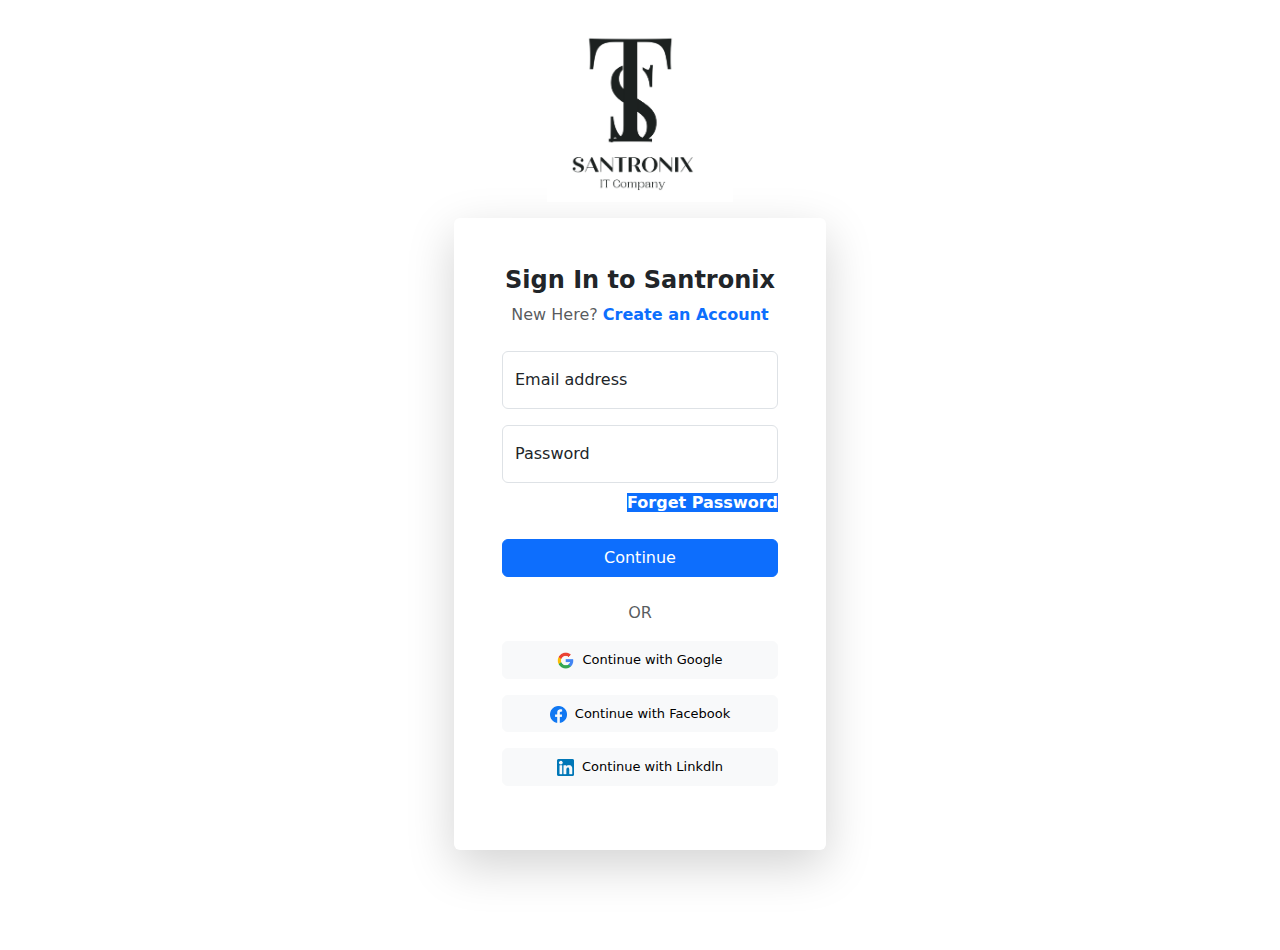
<file: index.html>
<!DOCTYPE html>
<html lang="en">

<head>
    <meta charset="UTF-8">
    <meta http-equiv="X-UA-Compatible" content="IE=edge">
    <meta name="viewport" content="width=device-width, initial-scale=1.0">
    <title>Login Form</title>
    <!--  <------Bootstrap CDN Link --->
    <link href="https://cdn.jsdelivr.net/npm/bootstrap@5.1.3/dist/css/bootstrap.min.css" rel="stylesheet">

    <!-- ---css file link-- -->
    <link rel="stylesheet" href="style.css">
</head>

<body>
    <section class="wrapper">
        <div class="container">
            <div class="col-sm-8 offset-sm-2 col-lg-6 offset-lg-3 col-xl-4 offset-xl-4 text-center">
                <div class="logo">
                    <img src="Santronix.png" class="logo img-fluid mb-3" alt="logo">
                </div>
                <form class="rounded bg-white  shadow-lg p-5">
                    <h3 class="text-dark fw-bolder fs-4 mb-2">Sign In to Santronix</h3>
                    <div class="fw-normal text-muted mb-4">
                        New Here? <a href="sign.html" class="text-primary fw-bold text-decoration-none">Create an Account</a>
                    </div>

                    <div class="form-floating mb-3">
                        <input type="email" class="form-control" id="floatingInput" placeholder="name@example.com">
                        <label for="floatingInput">Email address</label>
                    </div>

                    <div class="form-floating">
                        <input type="password" class="form-control" id="floatingPassword" placeholder="Password">
                        <label for="floatingPassword">Password</label>
                    </div>

                    <div class="mt-2 text-end">
                        <a href="forget-password.html" class="text-bg-primary fw-bold  text-decoration-none ">Forget Password</a>
                    </div>
                    <button  type="submit" class="btn btn-primary  submit_btn  w-100  my-4 ">Continue</button>
                    <div class="text-center  text-muted text-uppercase  mb-3">OR</div>

                    <a href="#" class="btn btn-light  login_with w-10 mb-3 ">
                        <img src="Google.png" class="img img-fluid me-2 ">Continue with Google</a>
                    </a>

                    <a href="#" class="btn btn-light  login_with w-10 mb-3 ">
                        <img src="Facebook.png" class="img img-fluid me-2 ">Continue with Facebook</a>
                    </a>

                    <a href="#" class="btn btn-light  login_with w-10 mb-3 ">
                        <img src="Linkdln.png" class="img img-fluid me-2 ">Continue with Linkdln</a>
                    </a>


                </form>
            </div><!--div  ex-col-sm-8... -->
        </div> <!-- section class-wrapper-->
    </section><!-- wrapper -->
</body>

</html>
</file>
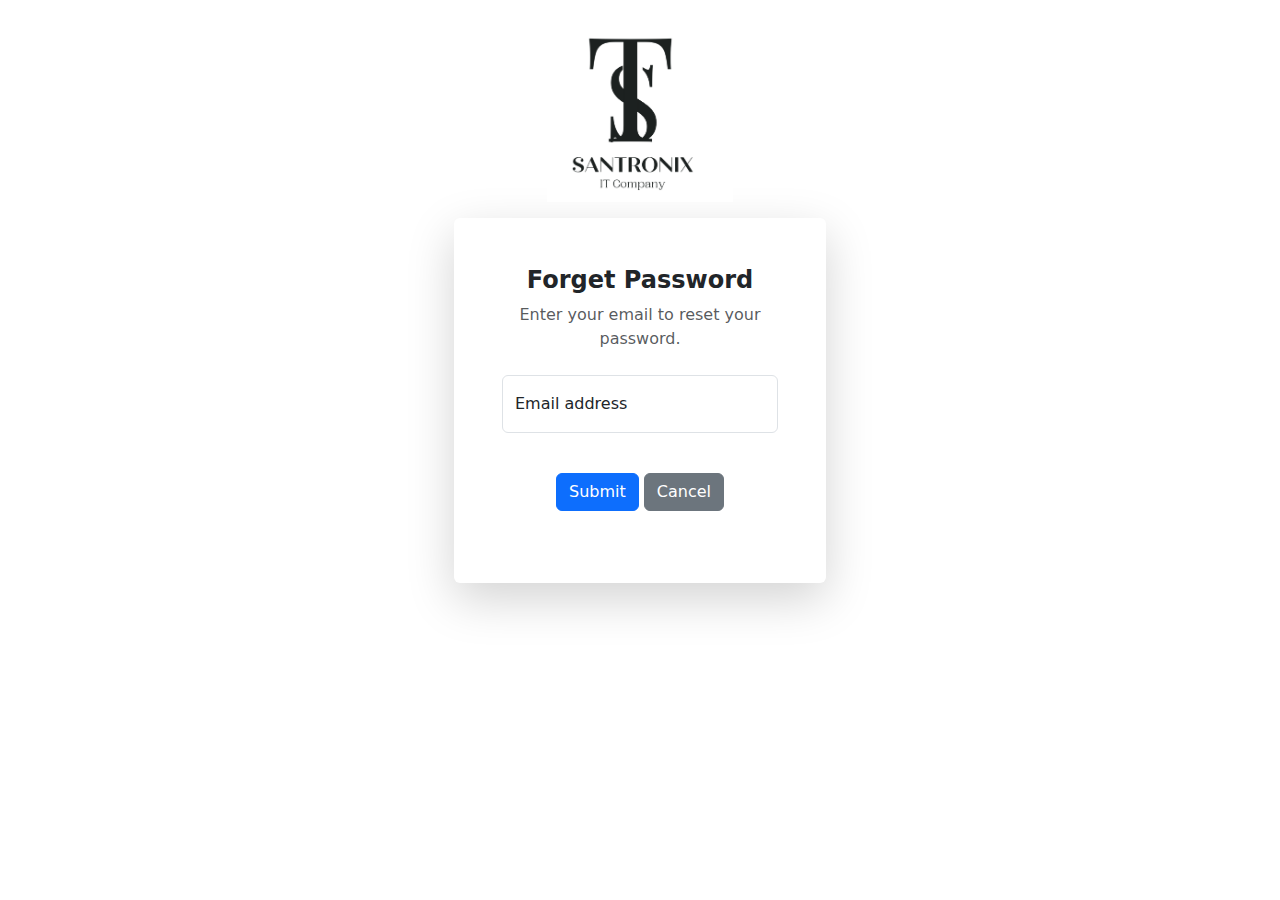
<file: forget-password.html>
<!DOCTYPE html>
<html lang="en">
<head>
    <meta charset="UTF-8">
    <meta name="viewport" content="width=device-width, initial-scale=1.0">
    <title>Forget Password</title>
    <link rel="stylesheet" href="https://cdn.jsdelivr.net/npm/bootstrap@5.2.3/dist/css/bootstrap.min.css">

    <link rel="stylesheet" href="style.css">
</head>
<body>
    <section class="wrapper">
        <div class="container">
            <div class="col-sm-8 offset-sm-2 col-lg-6 offset-lg-3 col-xl-4 offset-xl-4 text-center">
                <div class="logo">
                    <img src="Santronix.png" class="logo img-fluid mb-3" alt="logo">
                </div>
                <form class="rounded bg-white  shadow-lg p-5">
                    <h3 class="text-dark fw-bolder fs-4 mb-2">Forget Password</h3>
                    <div class="fw-normal text-muted mb-4">
                        Enter your email to reset your password.
                    </div>

                    <div class="form-floating mb-3">
                        <input type="email" class="form-control" id="floatingInput" placeholder="name@example.com">
                        <label for="floatingInput">Email address</label>
                    </div>

                 <button  onclick="welcome()"  type="submit" class="btn btn-primary  submit_btn    my-4  ">Submit</button>
                 
                    <button type="submit" class="btn btn-secondary   submit_btn   my-4 ">Cancel</button>
                   
                 <script>
                    function welcome() {
                        window.open("new-password.html");
                    }
                 </script>
                </form>
            </div><!--div  ex-col-sm-8... -->
        </div> <!-- section class-wrapper-->
    </section><!-- wrapper -->
</body>
</html>
</file>
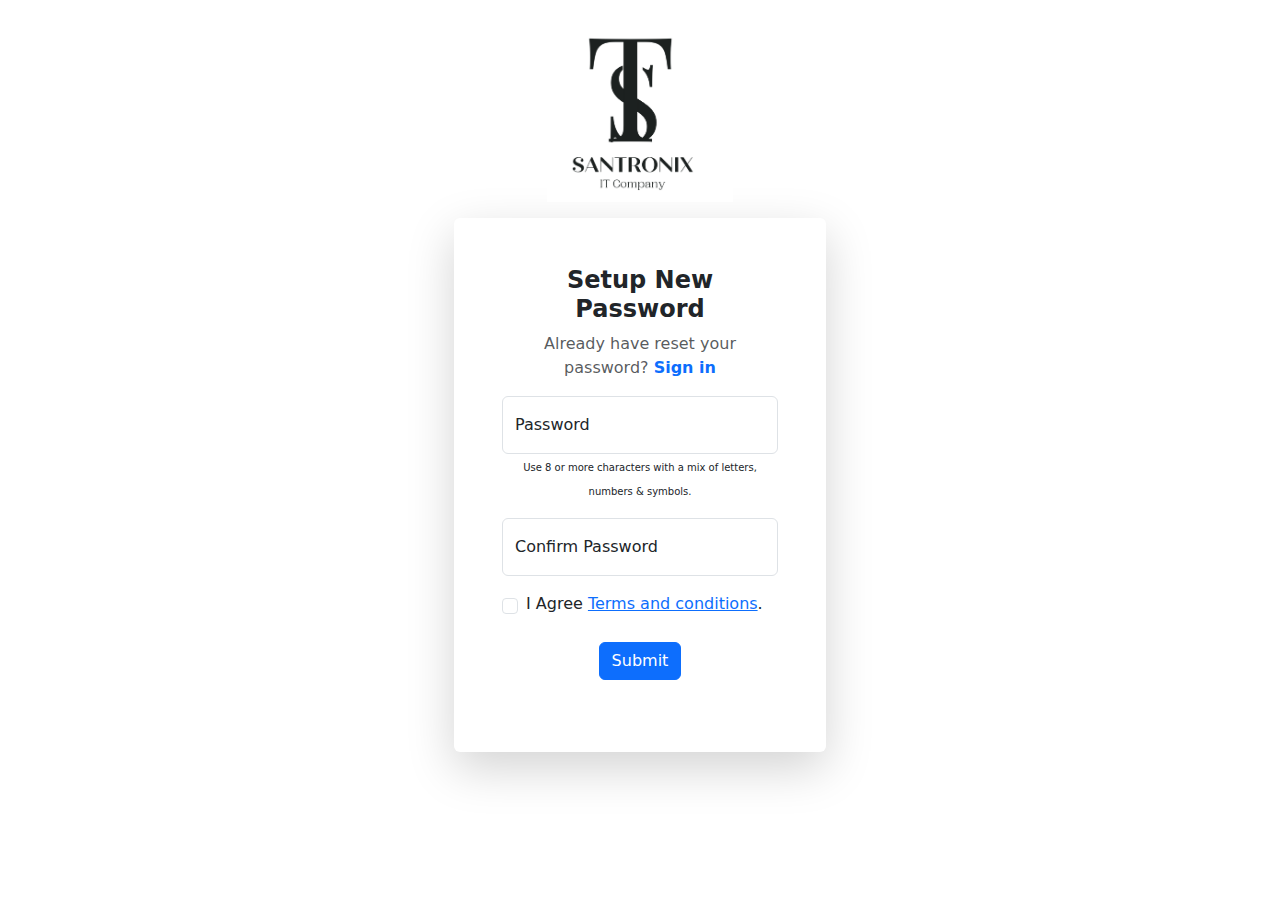
<file: new-password.html>
<!DOCTYPE html>
<html lang="en">
<head>
    <meta charset="UTF-8">
    <meta name="viewport" content="width=device-width, initial-scale=1.0">
    <title>New Password</title>
    <link rel="stylesheet" href="https://cdn.jsdelivr.net/npm/bootstrap@5.2.3/dist/css/bootstrap.min.css">

    <link rel="stylesheet" href="style.css">
</head>
<body>
    <section class="wrapper">
        <div class="container">
            <div class="col-sm-8 offset-sm-2 col-lg-6 offset-lg-3 col-xl-4 offset-xl-4 text-center">
                <div class="logo">
                    <img src="Santronix.png" class="logo img-fluid mb-3" alt="logo">
                </div>
                <form class="rounded bg-white  shadow-lg p-5">
                    <h3 class="text-dark fw-bolder fs-4 mb-2">Setup New Password</h3>
                    <div class="fw-normal text-muted mb-3">
                        Already have reset your password? <a href="index.html"
                            class="text-primary fw-bold text-decoration-none">Sign in</a>
                    </div>

                    <div class="form-floating mb-3">
                        <input type="password" class="form-control" id="floatingPassword" placeholder="Password">
                        <label for="floatingPassword">Password</label>
                         <span class="password-info mt-3 ">
                            Use 8 or more characters with a mix of letters, numbers & symbols.
                         </span>
                    </div>

                    <div class="form-floating mb-3">
                        <input type="password" class="form-control" id="floatingConfirmPassword" placeholder="Password">
                        <label for="floatingConfirmPassword">Confirm Password</label>
                    </div>

                    <div class="col-12">
                        <div class="form-check d-flex align-items-center ">
                          <input class="form-check-input" type="checkbox" id="gridCheck">
                          <label class="form-check-label ms-2" for="gridCheck">
                              I Agree <a href="#">Terms and conditions</a>.
                          </label>
                        </div>
                      </div>

                    <button onclick="thanks()" type="submit" class="btn btn-primary  submit_btn  my-4 ">Submit</button>
                    
                    <script>
                        function thanks() {
                            window.open("otp-varification.html");
                        }
                     </script>
                </form>
            </div><!--div  ex-col-sm-8... -->
        </div> <!-- section class-wrapper-->
    </section><!-- wrapper -->
</body>
</html>
</file>
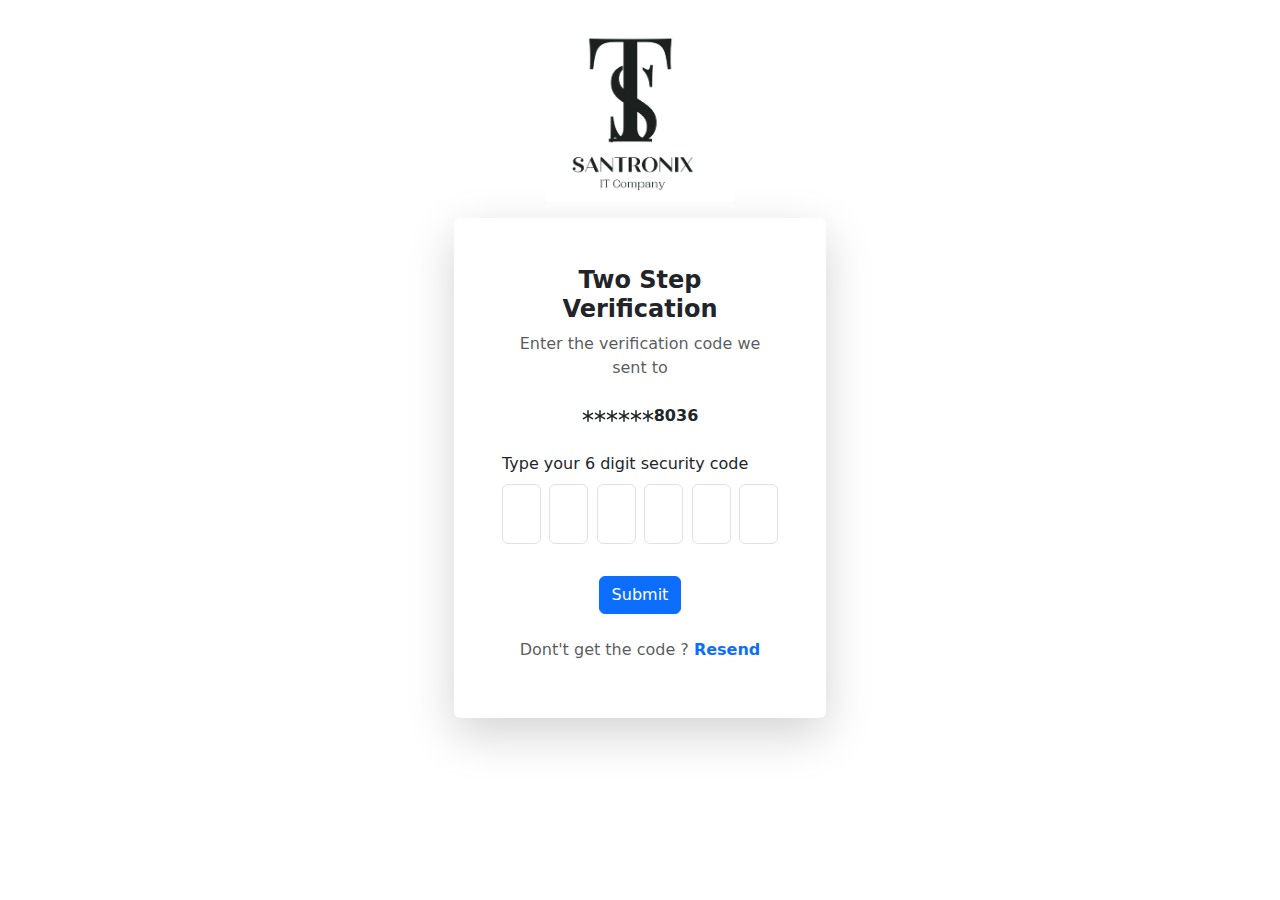
<file: otp-varification.html>
<!DOCTYPE html>
<html lang="en">

<head>
    <meta charset="UTF-8">
    <meta name="viewport" content="width=device-width, initial-scale=1.0">
    <title>OTP Varification Form</title>
    <link rel="stylesheet" href="https://cdn.jsdelivr.net/npm/bootstrap@5.2.3/dist/css/bootstrap.min.css">

    <link rel="stylesheet" href="style.css">
</head>

<body>
    <section class="wrapper">
        <div class="container">
            <div class="col-sm-8 offset-sm-2 col-lg-6 offset-lg-3 col-xl-4 offset-xl-4 text-center">
                <div class="logo">
                    <img src="Santronix.png" class="logo img-fluid mb-3" alt="logo">
                </div>
                <form class="rounded bg-white   shadow-lg p-5">
                    <h3 class="text-dark fw-bolder fs-4 mb-2">Two Step Verification</h3>
                    <div class="fw-normal text-muted mb-4">
                        Enter the verification code we sent to
                    </div>

                    <div class="d-flex  align-items-center  justify-content-center  fw-bold  mb-4 ">

                        <svg xmlns="http://www.w3.org/2000/svg" width="12" height="12" fill="currentColor"
                            class="bi bi-asterisk" viewBox="0 0 16 16">
                            <path
                                d="M8 0a1 1 0 0 1 1 1v5.268l4.562-2.634a1 1 0 1 1 1 1.732L10 8l4.562 2.634a1 1 0 1 1-1 1.732L9 9.732V15a1 1 0 1 1-2 0V9.732l-4.562 2.634a1 1 0 1 1-1-1.732L6 8 1.438 5.366a1 1 0 0 1 1-1.732L7 6.268V1a1 1 0 0 1 1-1z" />
                        </svg>
                        <svg xmlns="http://www.w3.org/2000/svg" width="12" height="12" fill="currentColor"
                            class="bi bi-asterisk" viewBox="0 0 16 16">
                            <path
                                d="M8 0a1 1 0 0 1 1 1v5.268l4.562-2.634a1 1 0 1 1 1 1.732L10 8l4.562 2.634a1 1 0 1 1-1 1.732L9 9.732V15a1 1 0 1 1-2 0V9.732l-4.562 2.634a1 1 0 1 1-1-1.732L6 8 1.438 5.366a1 1 0 0 1 1-1.732L7 6.268V1a1 1 0 0 1 1-1z" />
                        </svg>
                        <svg xmlns="http://www.w3.org/2000/svg" width="12" height="12" fill="currentColor"
                            class="bi bi-asterisk" viewBox="0 0 16 16">
                            <path
                                d="M8 0a1 1 0 0 1 1 1v5.268l4.562-2.634a1 1 0 1 1 1 1.732L10 8l4.562 2.634a1 1 0 1 1-1 1.732L9 9.732V15a1 1 0 1 1-2 0V9.732l-4.562 2.634a1 1 0 1 1-1-1.732L6 8 1.438 5.366a1 1 0 0 1 1-1.732L7 6.268V1a1 1 0 0 1 1-1z" />
                        </svg>
                        <svg xmlns="http://www.w3.org/2000/svg" width="12" height="12" fill="currentColor"
                            class="bi bi-asterisk" viewBox="0 0 16 16">
                            <path
                                d="M8 0a1 1 0 0 1 1 1v5.268l4.562-2.634a1 1 0 1 1 1 1.732L10 8l4.562 2.634a1 1 0 1 1-1 1.732L9 9.732V15a1 1 0 1 1-2 0V9.732l-4.562 2.634a1 1 0 1 1-1-1.732L6 8 1.438 5.366a1 1 0 0 1 1-1.732L7 6.268V1a1 1 0 0 1 1-1z" />
                        </svg>
                        <svg xmlns="http://www.w3.org/2000/svg" width="12" height="12" fill="currentColor"
                            class="bi bi-asterisk" viewBox="0 0 16 16">
                            <path
                                d="M8 0a1 1 0 0 1 1 1v5.268l4.562-2.634a1 1 0 1 1 1 1.732L10 8l4.562 2.634a1 1 0 1 1-1 1.732L9 9.732V15a1 1 0 1 1-2 0V9.732l-4.562 2.634a1 1 0 1 1-1-1.732L6 8 1.438 5.366a1 1 0 0 1 1-1.732L7 6.268V1a1 1 0 0 1 1-1z" />
                        </svg>
                        <svg xmlns="http://www.w3.org/2000/svg" width="12" height="12" fill="currentColor"
                            class="bi bi-asterisk" viewBox="0 0 16 16">
                            <path
                                d="M8 0a1 1 0 0 1 1 1v5.268l4.562-2.634a1 1 0 1 1 1 1.732L10 8l4.562 2.634a1 1 0 1 1-1 1.732L9 9.732V15a1 1 0 1 1-2 0V9.732l-4.562 2.634a1 1 0 1 1-1-1.732L6 8 1.438 5.366a1 1 0 0 1 1-1.732L7 6.268V1a1 1 0 0 1 1-1z" />
                        </svg>
                        <span>8036</span>

                    </div>

                    <div class="otp_input text-start mb-2">
                        <label for="digit">Type your 6 digit security code</label>
                        <div class="d-flex  align-items-center  justify-content-between  mt-2 ">
                        <input type="text" class="form-control"  placeholder="">
                        <input type="text" class="form-control"  placeholder="">
                        <input type="text" class="form-control"  placeholder="">
                        <input type="text" class="form-control"  placeholder="">
                        <input type="text" class="form-control"  placeholder="">
                        <input type="text" class="form-control"  placeholder="">

                        </div>
                       
                    </div>

                    <button type="submit" class="btn btn-primary  submit_btn    my-4 ">Submit</button>
                   
                    <div class="fw-normal text-muted mb-2">
                        Dont't get the code ? <a href="index.html"
                            class="text-primary fw-bold text-decoration-none">Resend</a>
                    </div>
                  
                </form>
            </div><!--div  ex-col-sm-8... -->
        </div> <!-- section class-wrapper-->
    </section><!-- wrapper -->
</body>

</html>
</file>
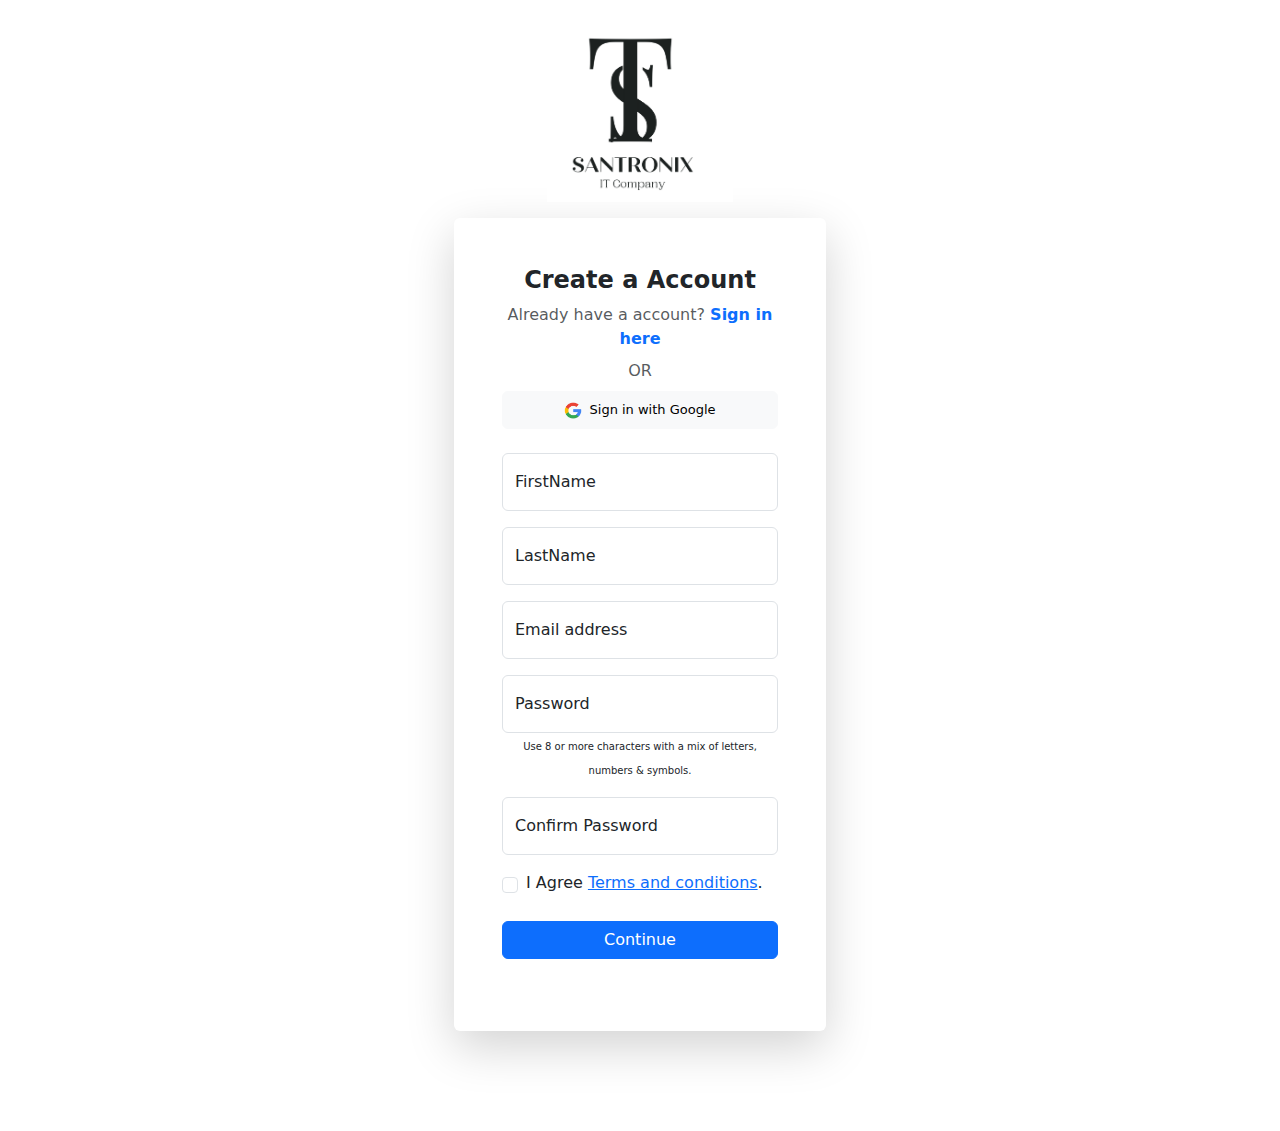
<file: sign.html>
<!DOCTYPE html>
<html lang="en">

<head>
    <meta charset="UTF-8">
    <meta http-equiv="X-UA-Compatible" content="IE=edge">
    <meta name="viewport" content="width=device-width, initial-scale=1.0">
    <title>Sign Form</title>
    <!--  <------Bootstrap CDN Link --->
    <link href="https://cdn.jsdelivr.net/npm/bootstrap@5.1.3/dist/css/bootstrap.min.css" rel="stylesheet">

    <!-- ---css file link-- -->
    <link rel="stylesheet" href="style.css">
</head>

<body>
    <section class="wrapper">
        <div class="container">
            <div class="col-sm-8 offset-sm-2 col-lg-6 offset-lg-3 col-xl-4 offset-xl-4 text-center">
                <div class="logo">
                    <img src="Santronix.png" class="logo img-fluid mb-3" alt="logo">
                </div>
                <form class="rounded bg-white  shadow-lg p-5">
                    <h3 class="text-dark fw-bolder fs-4 mb-2">Create a Account</h3>
                    <div class="fw-normal text-muted mb-2">
                        Already have a account? <a href="index.html"
                            class="text-primary fw-bold text-decoration-none">Sign in here</a>
                    </div>
                  
                    <div class="text-center  text-muted text-uppercase  mb-2">OR</div>

                    <a href="#" class="btn btn-light  login_with w-10 mb-4 ">
                        <img src="Google.png" class="img img-fluid me-2 ">Sign in with Google</a>
                    </a>

                    <div class="form-floating mb-3">
                        <input type="text" class="form-control" id="floatingFirstName" placeholder="name@example.com">
                        <label for="floatingFirstName">FirstName</label>
                    </div>

                    <div class="form-floating mb-3">
                        <input type="text" class="form-control" id="floatingLastName" placeholder="name@example.com">
                        <label for="floatingLastName">LastName</label>
                    </div>

                    <div class="form-floating mb-3">
                        <input type="email" class="form-control" id="floatingInput" placeholder="name@example.com">
                        <label for="floatingInput">Email address</label>
                    </div>

                    <div class="form-floating mb-3">
                        <input type="password" class="form-control" id="floatingPassword" placeholder="Password">
                        <label for="floatingPassword">Password</label>
                         <span class="password-info mt-3 ">
                            Use 8 or more characters with a mix of letters, numbers & symbols.
                         </span>
                    </div>

                    <div class="form-floating mb-3">
                        <input type="password" class="form-control" id="floatingConfirmPassword" placeholder="Password">
                        <label for="floatingConfirmPassword">Confirm Password</label>
                    </div>

                    <div class="col-12">
                        <div class="form-check d-flex align-items-center ">
                          <input class="form-check-input" type="checkbox" id="gridCheck">
                          <label class="form-check-label ms-2" for="gridCheck">
                              I Agree <a href="#">Terms and conditions</a>.
                          </label>
                        </div>
                      </div>

                    <button type="submit" class="btn btn-primary  submit_btn  w-100  my-4 ">Continue</button>

                </form>
            </div><!--div  ex-col-sm-8... -->
        </div> <!-- section class-wrapper-->
    </section><!-- wrapper -->
</body>
</html>
</file>
<file: style.css>
/* @import url('https://fonts.googleapis.com/css2?family=EB+Garamond:ital,wght@0,500;0,600;0,700;1,400;1,600&family=Poppins:wght@300;400;500;600;700;800;900&family=Roboto:ital,wght@0,100;0,500;0,700;0,900;1,400&display=swap'); */


  /* @import url('https://fonts.googleapis.com/css2?family=EB+Garamond:ital,wght@0,500;0,600;0,700;1,400;1,600&family=Roboto:ital,wght@0,100;0,500;0,700;0,900;1,400&display=swap'); */

*{
    margin: 0;
    padding: 0;
    box-sizing: border-box;
}

.img{
        max-width: 7%;
}

.wrapper .logo img{
    max-width: 50%;
}

.wrapper{
    padding: 0 0 100px;
    background-position: center;
    background-repeat: no-repeat;
}

.wrapper .login_with{
    padding: 8px 15px;
    font-size: 13px;
    font-weight: 500;
    transition: 0.3s ease-in-out;
}

.wrapper .login_with:hover{
    background-color: aqua;
    border-color: aqua;
}

.wrapper .password-info {
    font-size: 10px;
}

/* ----OTP varification css */

.wrapper .otp_input input{
    width: 14%;
    height: 60px;
    text-align: center;
    font-size: 20px;
    font-weight: 600;
}
</file>
